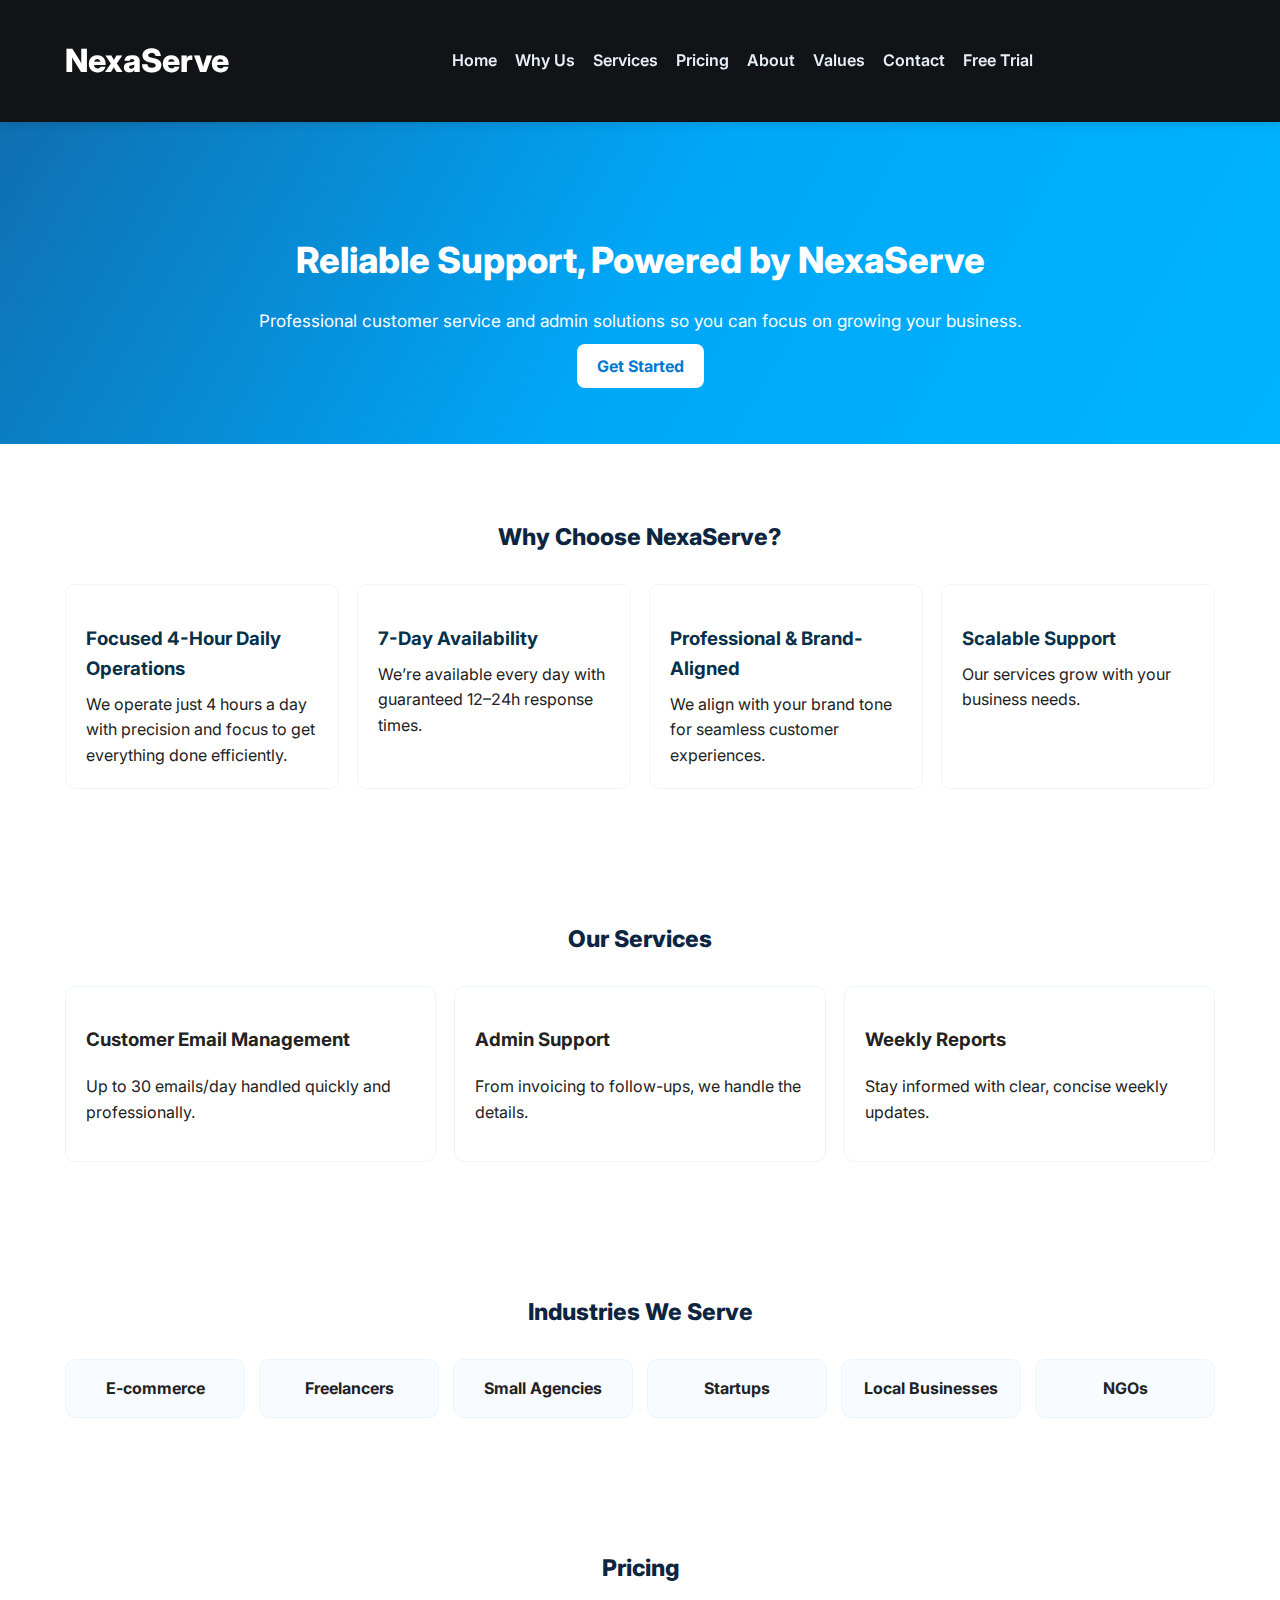
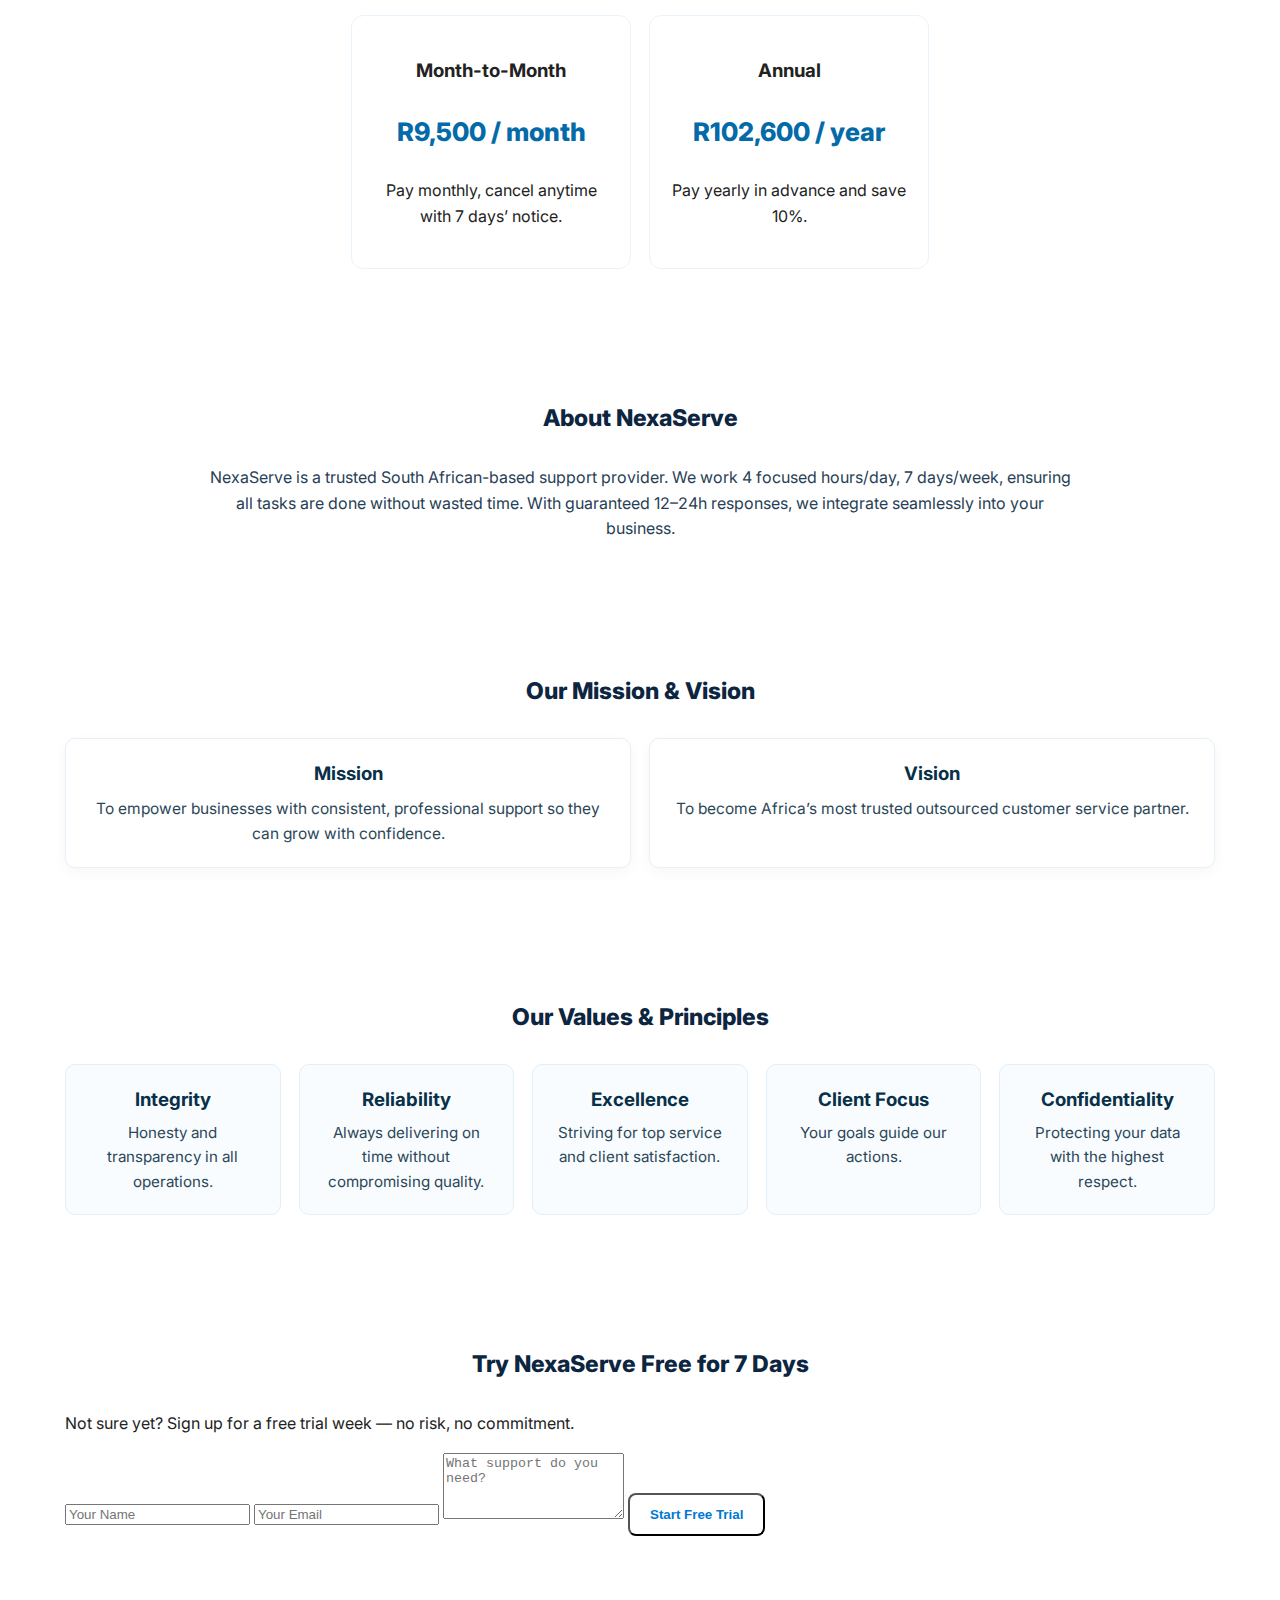
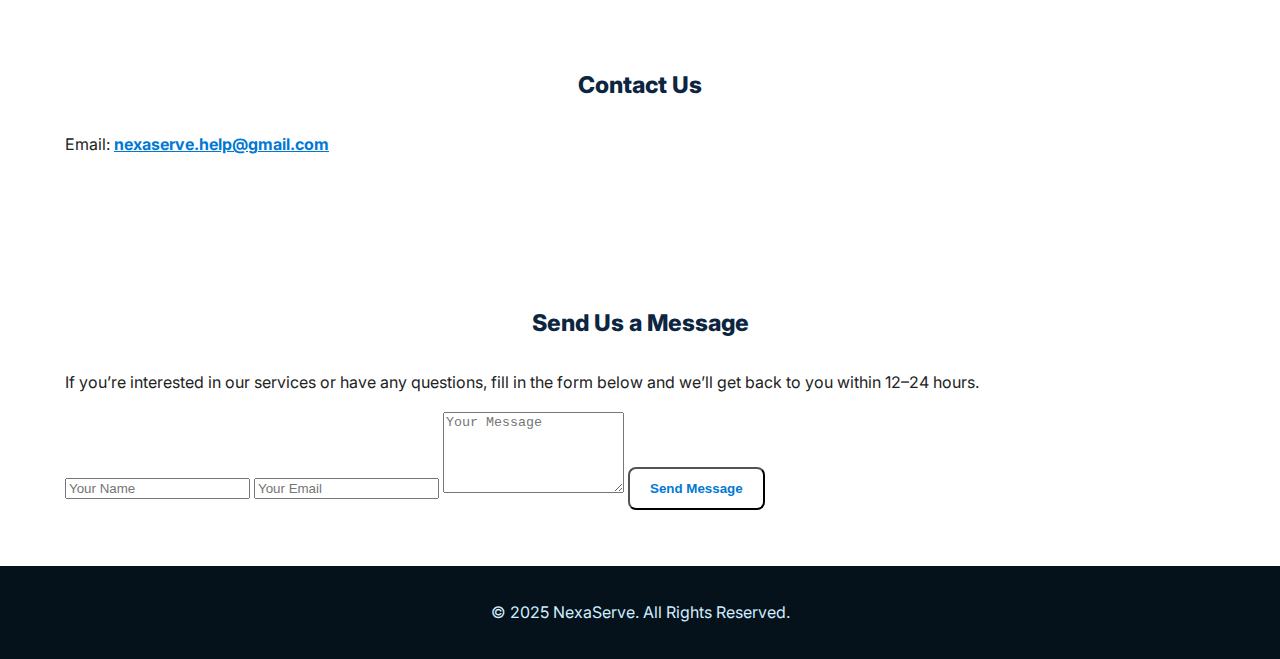
<file: index.html>
<!DOCTYPE html>
<html lang="en">
<head>
  <meta charset="UTF-8" />
  <meta name="viewport" content="width=device-width, initial-scale=1.0" />

  <!-- SEO -->
  <title>NexaServe – Reliable Customer Service & Admin Support (South Africa)</title>
  <meta name="description" content="NexaServe provides professional customer service and admin support for small businesses — 7 days/week, 4 focused hours/day with guaranteed 12–24h responses. Email: nexaserve.help@gmail.com" />
  <meta name="robots" content="index, follow" />
  <meta name="google-site-verification" content="oAlpVVG_jMfMJxnW03wYknoxFscAfv_kdN_SwZ_bvMQ" />

  <!-- Open Graph -->
  <meta property="og:type" content="website" />
  <meta property="og:title" content="NexaServe – Reliable Customer Service & Admin Support" />
  <meta property="og:description" content="We handle customer emails, invoicing and admin so you can focus on growth. Monthly & annual packages." />
  <meta property="og:url" content="https://nexaserve.github.io/nexaserve-site/" />
  <meta property="og:image" content="https://nexaserve.github.io/nexaserve-site/og-image.png" />

  <!-- Schema -->
  <script type="application/ld+json">
  {
    "@context": "https://schema.org",
    "@type": "ProfessionalService",
    "name": "NexaServe",
    "url": "https://nexaserve.github.io/nexaserve-site/",
    "telephone": "+27815986751",
    "email": "nexaserve.help@gmail.com",
    "address": { "@type": "PostalAddress", "addressCountry": "ZA" }
  }
  </script>

  <!-- CSS -->
  <link rel="stylesheet" href="style.css" />
  <link rel="preconnect" href="https://fonts.googleapis.com">
  <link href="https://fonts.googleapis.com/css2?family=Inter:wght@400;600;800&display=swap" rel="stylesheet">
  <link rel="icon" type="image/png" href="favicon.png" />
</head>
<body>

  <!-- Header -->
  <header class="header">
    <div class="container nav-container">
      <h1 class="logo">NexaServe</h1>
      <nav>
        <ul class="nav-links">
          <li><a href="#home">Home</a></li>
          <li><a href="#why">Why Us</a></li>
          <li><a href="#services">Services</a></li>
          <li><a href="#pricing">Pricing</a></li>
          <li><a href="#about">About</a></li>
          <li><a href="#values">Values</a></li>
          <li><a href="#contact">Contact</a></li>
          <li><a href="#trial">Free Trial</a></li>
        </ul>
      </nav>
      <div class="hamburger">
        <span></span><span></span><span></span>
      </div>
    </div>
  </header>

  <!-- Hero -->
  <section id="home" class="hero">
    <div class="hero-content">
      <h2>Reliable Support, Powered by NexaServe</h2>
      <p>Professional customer service and admin solutions so you can focus on growing your business.</p>
      <a href="#contact" class="btn-primary">Get Started</a>
    </div>
  </section>

  <!-- Why Us -->
  <section id="why" class="section">
    <div class="container">
      <h2 class="section-title">Why Choose NexaServe?</h2>
      <div class="why-grid">
        <div class="why-card"><h3>Focused 4-Hour Daily Operations</h3><p>We operate just 4 hours a day with precision and focus to get everything done efficiently.</p></div>
        <div class="why-card"><h3>7-Day Availability</h3><p>We’re available every day with guaranteed 12–24h response times.</p></div>
        <div class="why-card"><h3>Professional & Brand-Aligned</h3><p>We align with your brand tone for seamless customer experiences.</p></div>
        <div class="why-card"><h3>Scalable Support</h3><p>Our services grow with your business needs.</p></div>
      </div>
    </div>
  </section>

  <!-- Services -->
  <section id="services" class="section">
    <div class="container">
      <h2 class="section-title">Our Services</h2>
      <div class="service-grid">
        <div class="service-card"><h3>Customer Email Management</h3><p>Up to 30 emails/day handled quickly and professionally.</p></div>
        <div class="service-card"><h3>Admin Support</h3><p>From invoicing to follow-ups, we handle the details.</p></div>
        <div class="service-card"><h3>Weekly Reports</h3><p>Stay informed with clear, concise weekly updates.</p></div>
      </div>
    </div>
  </section>

  <!-- Industries -->
  <section id="industries" class="section industries-section">
    <div class="container">
      <h2 class="section-title">Industries We Serve</h2>
      <div class="industries-grid">
        <div class="industry-card">E-commerce</div>
        <div class="industry-card">Freelancers</div>
        <div class="industry-card">Small Agencies</div>
        <div class="industry-card">Startups</div>
        <div class="industry-card">Local Businesses</div>
        <div class="industry-card">NGOs</div>
      </div>
    </div>
  </section>

  <!-- Pricing -->
  <section id="pricing" class="section pricing-section">
    <div class="container">
      <h2 class="section-title">Pricing</h2>
      <div class="pricing-grid">
        <div class="pricing-card"><h3>Month-to-Month</h3><p class="price">R9,500 / month</p><p>Pay monthly, cancel anytime with 7 days’ notice.</p></div>
        <div class="pricing-card"><h3>Annual</h3><p class="price">R102,600 / year</p><p>Pay yearly in advance and save 10%.</p></div>
      </div>
    </div>
  </section>

  <!-- About -->
  <section id="about" class="section about-section">
    <div class="container">
      <h2 class="section-title">About NexaServe</h2>
      <p>NexaServe is a trusted South African-based support provider. We work 4 focused hours/day, 7 days/week, ensuring all tasks are done without wasted time. With guaranteed 12–24h responses, we integrate seamlessly into your business.</p>
    </div>
  </section>

  <!-- Mission & Vision -->
  <section id="mission" class="section mission-section">
    <div class="container">
      <h2 class="section-title">Our Mission & Vision</h2>
      <div class="mv-grid">
        <div class="mv-card"><h3>Mission</h3><p>To empower businesses with consistent, professional support so they can grow with confidence.</p></div>
        <div class="mv-card"><h3>Vision</h3><p>To become Africa’s most trusted outsourced customer service partner.</p></div>
      </div>
    </div>
  </section>

  <!-- Values -->
  <section id="values" class="section values-section">
    <div class="container">
      <h2 class="section-title">Our Values & Principles</h2>
      <div class="values-grid">
        <div class="value-card"><h3>Integrity</h3><p>Honesty and transparency in all operations.</p></div>
        <div class="value-card"><h3>Reliability</h3><p>Always delivering on time without compromising quality.</p></div>
        <div class="value-card"><h3>Excellence</h3><p>Striving for top service and client satisfaction.</p></div>
        <div class="value-card"><h3>Client Focus</h3><p>Your goals guide our actions.</p></div>
        <div class="value-card"><h3>Confidentiality</h3><p>Protecting your data with the highest respect.</p></div>
      </div>
    </div>
  </section>

  <!-- Free Trial -->
  <section id="trial" class="section trial-section">
    <div class="container">
      <h2 class="section-title">Try NexaServe Free for 7 Days</h2>
      <p>Not sure yet? Sign up for a free trial week — no risk, no commitment.</p>
      <form class="trial-form" action="https://formspree.io/f/xnnzlgww" method="POST">
        <input type="text" name="name" placeholder="Your Name" required>
        <input type="email" name="_replyto" placeholder="Your Email" required>
        <textarea name="message" rows="4" placeholder="What support do you need?" required></textarea>
        <button type="submit" class="btn-primary">Start Free Trial</button>
      </form>
    </div>
  </section>

  <!-- Contact -->
  <section id="contact" class="section contact-section">
    <div class="container">
      <h2 class="section-title">Contact Us</h2>
      <p>Email: <a href="mailto:nexaserve.help@gmail.com">nexaserve.help@gmail.com</a></p>
    </div>
  </section>

  <!-- General Inquiry Form -->
  <section id="message" class="section contact-section">
    <div class="container">
      <h2 class="section-title">Send Us a Message</h2>
      <p>If you’re interested in our services or have any questions, fill in the form below and we’ll get back to you within 12–24 hours.</p>
      <form class="contact-form" action="https://formspree.io/f/meozwzqw" method="POST">
        <input type="text" name="name" placeholder="Your Name" required>
        <input type="email" name="_replyto" placeholder="Your Email" required>
        <textarea name="message" rows="5" placeholder="Your Message" required></textarea>
        <button type="submit" class="btn-primary">Send Message</button>
      </form>
    </div>
  </section>

  <!-- Footer -->
  <footer>
    <p>© 2025 NexaServe. All Rights Reserved.</p>
  </footer>

  <!-- JS for Hamburger -->
  <script>
    const hamburger = document.querySelector(".hamburger");
    const navLinks = document.querySelector(".nav-links");
    hamburger.addEventListener("click", () => {
      navLinks.classList.toggle("active");
      hamburger.classList.toggle("active");
    });
  </script>
</body>
</html>
</file>
<file: style.css>
/* General Reset & Base */
html {
  scroll-behavior: smooth;
  box-sizing: border-box;
  font-family: 'Inter', system-ui, -apple-system, "Segoe UI", Roboto, "Helvetica Neue", Arial;
}
*, *::before, *::after {
  box-sizing: inherit;
}
body {
  margin: 0;
  color: #222;
  line-height: 1.6;
  background: #ffffff;
}

/* Container */
.container {
  width: 92%;
  max-width: 1150px;
  margin: 0 auto;
}

/* Header / Navigation */
.header {
  background: rgba(8,9,12,0.96);
  position: sticky;
  top: 0;
  z-index: 1000;
  box-shadow: 0 2px 8px rgba(10,11,12,0.12);
}
.nav-container {
  display: flex;
  align-items: center;
  justify-content: space-between;
  padding: 14px 0;
}
.logo {
  color: #fff;
  font-weight: 800;
}
.nav-links {
  list-style: none;
  display: flex;
  gap: 18px;
}
.nav-links a {
  color: #e6eef8;
  text-decoration: none;
  font-weight: 600;
}
.nav-links a:hover {
  color: #bfe6ff;
}

/* Hero Section */
.hero {
  background: linear-gradient(120deg, #0f6fb1 0%, #00a7f7 50%, #00b4ff 100%);
  color: #fff;
  text-align: center;
  padding: 80px 0 64px;
}
.hero h2 {
  font-size: 2.25rem;
  margin-bottom: 12px;
  font-weight: 800;
}
.hero p {
  font-size: 1.07rem;
  margin-bottom: 20px;
}
.btn-primary {
  background: #fff;
  color: #0078d4;
  padding: 12px 20px;
  border-radius: 8px;
  text-decoration: none;
  font-weight: 700;
}
.btn-primary:hover {
  background: #e6e6e6;
}

/* Section */
.section {
  padding: 56px 0;
}
.section-title {
  text-align: center;
  margin-bottom: 28px;
  font-size: 1.45rem;
  font-weight: 800;
  color: #0c2540;
}

/* Why Choose Us */
.why-grid {
  display: grid;
  grid-template-columns: repeat(auto-fit, minmax(220px, 1fr));
  gap: 18px;
}
.why-card {
  background: #fff;
  border: 1px solid #eef6fb;
  padding: 20px;
  border-radius: 10px;
}
.why-card h3 {
  margin-bottom: 8px;
  color: #07314a;
}
.why-card p {
  margin: 0;
}

/* Services */
.service-grid {
  display: grid;
  gap: 18px;
  grid-template-columns: repeat(auto-fit, minmax(240px, 1fr));
}
.service-card {
  background: #fff;
  border: 1px solid #eef4f9;
  padding: 20px;
  border-radius: 10px;
  transition: transform .15s ease, box-shadow .15s ease;
}
.service-card:hover {
  transform: translateY(-6px);
  box-shadow: 0 12px 30px rgba(8,27,44,0.06);
}

/* Industries */
.industries-grid {
  display: grid;
  gap: 14px;
  grid-template-columns: repeat(auto-fit, minmax(140px, 1fr));
}
.industry-card {
  background: #f8fbff;
  border: 1px solid #eaf5ff;
  padding: 16px;
  border-radius: 10px;
  text-align: center;
  font-weight: 700;
}

/* Pricing */
.pricing-grid {
  display: flex;
  gap: 18px;
  justify-content: center;
  flex-wrap: wrap;
}
.pricing-card {
  width: 280px;
  background: #fff;
  border-radius: 12px;
  border: 1px solid #e9f3fb;
  padding: 22px;
  text-align: center;
}
.price {
  font-size: 1.6rem;
  font-weight: 800;
  color: #046aa8;
}

/* About */
.about-section p {
  max-width: 880px;
  margin: 0 auto;
  text-align: center;
  color: #274055;
  font-size: 1rem;
}

/* Mission & Vision */
.mv-grid {
  display: grid;
  gap: 18px;
  grid-template-columns: repeat(auto-fit, minmax(260px, 1fr));
}
.mv-card {
  background: #ffffff;
  border: 1px solid #e6f0f8;
  padding: 20px;
  border-radius: 10px;
  text-align: center;
  box-shadow: 0 4px 14px rgba(0,0,0,0.04);
}
.mv-card h3 {
  margin: 0 0 8px;
  color: #083048;
  font-weight: 700;
}
.mv-card p {
  margin: 0;
  color: #2b4758;
  font-size: 0.97rem;
}

/* Values & Principles */
.values-grid {
  display: grid;
  gap: 18px;
  grid-template-columns: repeat(auto-fit, minmax(200px, 1fr));
}
.value-card {
  background: #f9fcff;
  border: 1px solid #e1eff9;
  padding: 20px;
  border-radius: 10px;
  text-align: center;
  transition: transform .12s ease, box-shadow .12s ease;
}
.value-card:hover {
  transform: translateY(-5px);
  box-shadow: 0 10px 22px rgba(0,0,0,0.06);
}
.value-card h3 {
  margin: 0 0 6px;
  color: #083048;
  font-weight: 700;
}
.value-card p {
  margin: 0;
  font-size: 0.95rem;
  color: #2b4758;
}

/* Commitment */
.commitment-section p {
  max-width: 850px;
  margin: 0 auto;
  color: #2b4758;
  font-size: 1rem;
  text-align: center;
}

/* CTA Banner */
.cta-banner {
  background: linear-gradient(90deg,#082e4a 0%, #0b6ea8 100%);
  color: #fff;
  text-align: center;
  padding: 36px 16px;
}
.cta-banner h2 {
  margin-bottom: 12px;
}
.cta-banner .btn-primary {
  background: #fff;
  color: #0078d4;
}

/* Contact */
.contact-section a {
  color: #0078d4;
  font-weight: 700;
}

/* Footer */
footer {
  background: #06121b;
  color: #cfeeff;
  text-align: center;
  padding: 18px 0;
}

/* Responsive */
@media (max-width: 768px) {
  .nav-links {
    display: none;
  }
}
</file>
